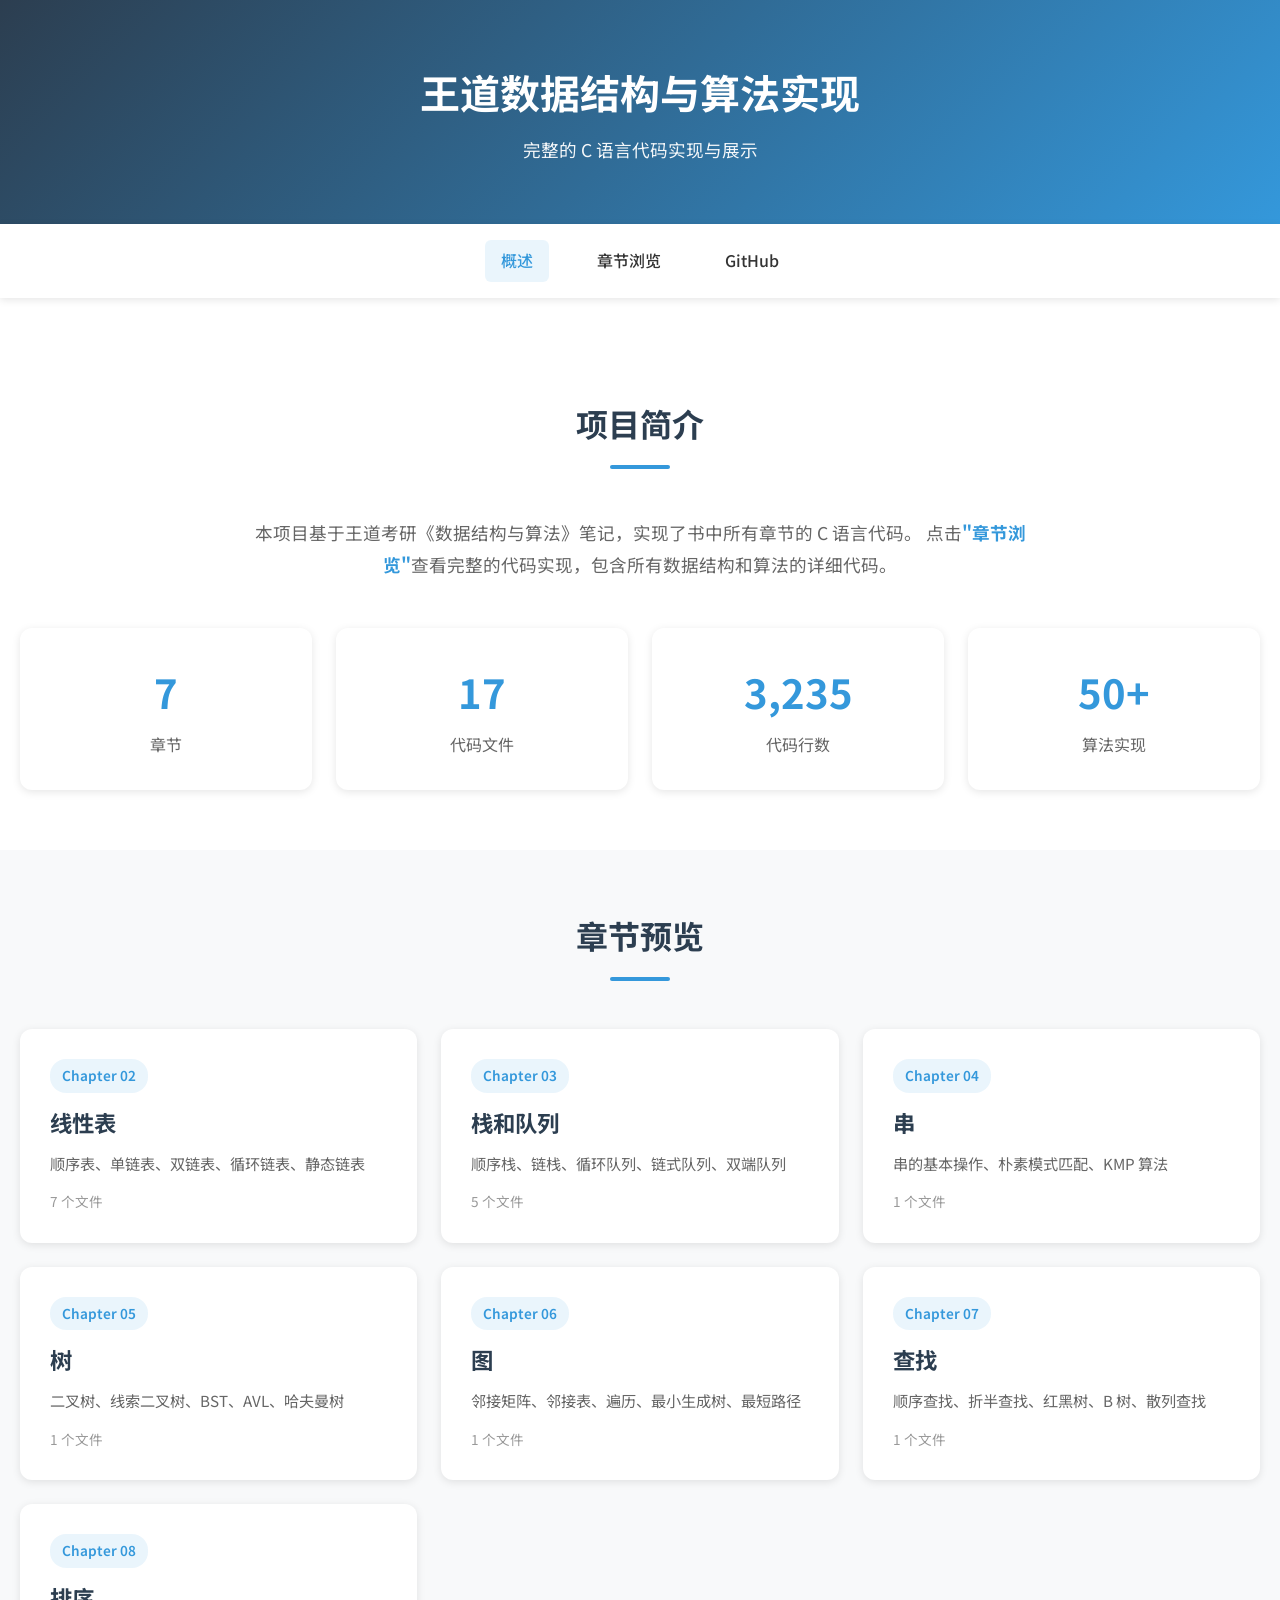
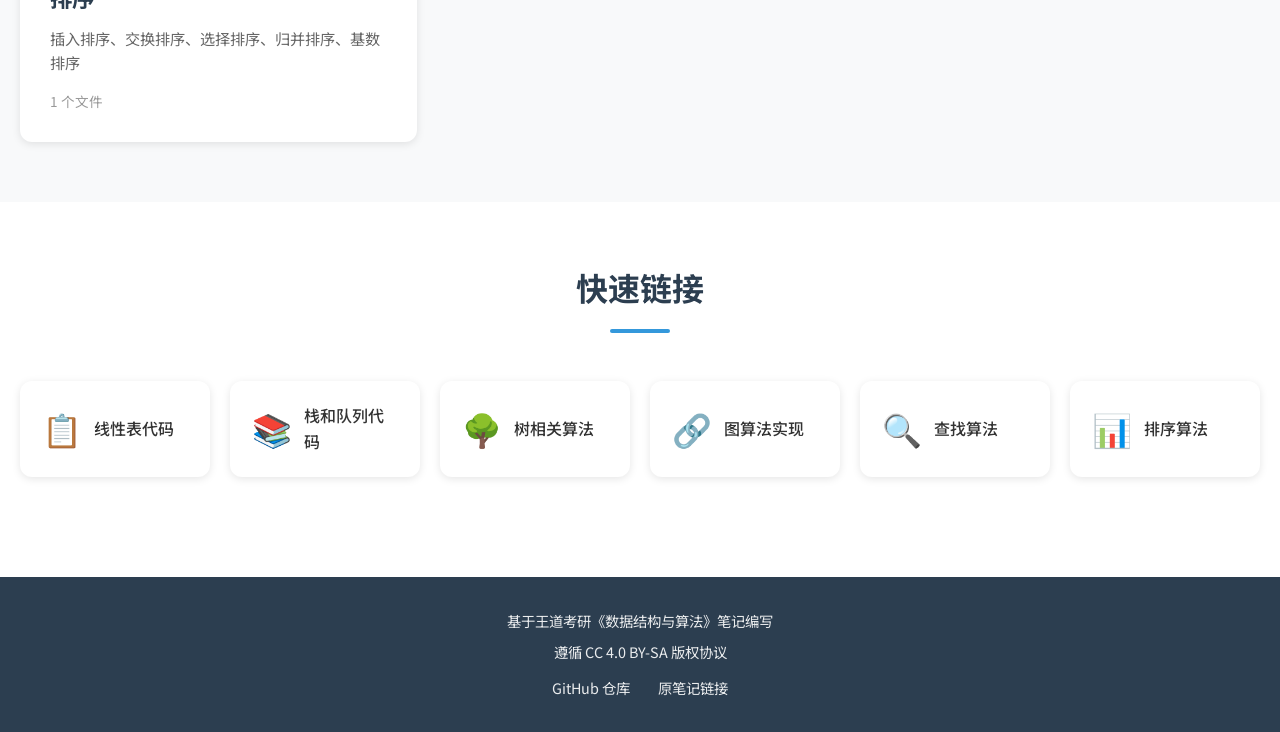
<file: docs/index.html>
<!DOCTYPE html>
<html lang="zh-CN">
<head>
    <meta charset="UTF-8">
    <meta name="viewport" content="width=device-width, initial-scale=1.0">
    <title>王道数据结构与算法实现 - 代码展示</title>
    <link rel="stylesheet" href="styles.css">
    <link rel="preconnect" href="https://fonts.googleapis.com">
    <link rel="preconnect" href="https://fonts.gstatic.com" crossorigin>
    <link href="https://fonts.googleapis.com/css2?family=Fira+Code:wght@400;500;600&family=Noto+Sans+SC:wght@400;500;700&display=swap" rel="stylesheet">
    <script src="code-data.js"></script>
</head>
<body>
    <header class="header">
        <div class="container">
            <h1 class="title">王道数据结构与算法实现</h1>
            <p class="subtitle">完整的 C 语言代码实现与展示</p>
        </div>
    </header>

    <nav class="nav">
        <div class="container">
            <a href="#" class="nav-link active" data-view="overview">概述</a>
            <a href="#" class="nav-link" data-view="chapters">章节浏览</a>
            <a href="https://github.com/Swcmb/wangdao-data-structures-exercises" class="nav-link" target="_blank">GitHub</a>
        </div>
    </nav>

    <main class="main">
        <div id="view-overview" class="view active">
            <section class="section">
                <div class="container">
                    <h2 class="section-title">项目简介</h2>
                    <p class="text">
                        本项目基于王道考研《数据结构与算法》笔记，实现了书中所有章节的 C 语言代码。
                        点击<strong>"章节浏览"</strong>查看完整的代码实现，包含所有数据结构和算法的详细代码。
                    </p>
                    
                    <div class="stats-grid">
                        <div class="stat-card">
                            <div class="stat-number" id="total-chapters">8</div>
                            <div class="stat-label">章节</div>
                        </div>
                        <div class="stat-card">
                            <div class="stat-number" id="total-files">17</div>
                            <div class="stat-label">代码文件</div>
                        </div>
                        <div class="stat-card">
                            <div class="stat-number" id="total-lines">3218</div>
                            <div class="stat-label">代码行数</div>
                        </div>
                        <div class="stat-card">
                            <div class="stat-number" id="total-algorithms">50+</div>
                            <div class="stat-label">算法实现</div>
                        </div>
                    </div>
                </div>
            </section>

            <section class="section section-alt">
                <div class="container">
                    <h2 class="section-title">章节预览</h2>
                    <div class="chapters-overview-grid">
                        <div class="chapter-overview-card" data-chapter="2">
                            <div class="chapter-badge">Chapter 02</div>
                            <h3>线性表</h3>
                            <p>顺序表、单链表、双链表、循环链表、静态链表</p>
                            <div class="file-count">7 个文件</div>
                        </div>
                        <div class="chapter-overview-card" data-chapter="3">
                            <div class="chapter-badge">Chapter 03</div>
                            <h3>栈和队列</h3>
                            <p>顺序栈、链栈、循环队列、链式队列、双端队列</p>
                            <div class="file-count">5 个文件</div>
                        </div>
                        <div class="chapter-overview-card" data-chapter="4">
                            <div class="chapter-badge">Chapter 04</div>
                            <h3>串</h3>
                            <p>串的基本操作、朴素模式匹配、KMP 算法</p>
                            <div class="file-count">1 个文件</div>
                        </div>
                        <div class="chapter-overview-card" data-chapter="5">
                            <div class="chapter-badge">Chapter 05</div>
                            <h3>树</h3>
                            <p>二叉树、线索二叉树、BST、AVL、哈夫曼树</p>
                            <div class="file-count">1 个文件</div>
                        </div>
                        <div class="chapter-overview-card" data-chapter="6">
                            <div class="chapter-badge">Chapter 06</div>
                            <h3>图</h3>
                            <p>邻接矩阵、邻接表、遍历、最小生成树、最短路径</p>
                            <div class="file-count">1 个文件</div>
                        </div>
                        <div class="chapter-overview-card" data-chapter="7">
                            <div class="chapter-badge">Chapter 07</div>
                            <h3>查找</h3>
                            <p>顺序查找、折半查找、红黑树、B 树、散列查找</p>
                            <div class="file-count">1 个文件</div>
                        </div>
                        <div class="chapter-overview-card" data-chapter="8">
                            <div class="chapter-badge">Chapter 08</div>
                            <h3>排序</h3>
                            <p>插入排序、交换排序、选择排序、归并排序、基数排序</p>
                            <div class="file-count">1 个文件</div>
                        </div>
                    </div>
                </div>
            </section>

            <section class="section">
                <div class="container">
                    <h2 class="section-title">快速链接</h2>
                    <div class="quick-links">
                        <a href="#" class="quick-link" data-chapter="2">
                            <span class="ql-icon">📋</span>
                            <span class="ql-text">线性表代码</span>
                        </a>
                        <a href="#" class="quick-link" data-chapter="3">
                            <span class="ql-icon">📚</span>
                            <span class="ql-text">栈和队列代码</span>
                        </a>
                        <a href="#" class="quick-link" data-chapter="5">
                            <span class="ql-icon">🌳</span>
                            <span class="ql-text">树相关算法</span>
                        </a>
                        <a href="#" class="quick-link" data-chapter="6">
                            <span class="ql-icon">🔗</span>
                            <span class="ql-text">图算法实现</span>
                        </a>
                        <a href="#" class="quick-link" data-chapter="7">
                            <span class="ql-icon">🔍</span>
                            <span class="ql-text">查找算法</span>
                        </a>
                        <a href="#" class="quick-link" data-chapter="8">
                            <span class="ql-icon">📊</span>
                            <span class="ql-text">排序算法</span>
                        </a>
                    </div>
                </div>
            </section>
        </div>

        <div id="view-chapters" class="view">
            <div class="chapter-view-container">
                <aside class="sidebar">
                    <div class="sidebar-header">
                        <h3>文件列表</h3>
                    </div>
                    <div class="file-tree" id="file-tree">
                    </div>
                </aside>

                <main class="code-viewer">
                    <div class="code-header">
                        <div class="code-info">
                            <h2 id="current-file" class="file-name">选择文件查看代码</h2>
                            <span id="file-path" class="file-path"></span>
                        </div>
                        <div class="code-actions">
                            <button class="btn btn-copy" id="copy-btn" title="复制代码">
                                <svg width="16" height="16" viewBox="0 0 24 24" fill="none" stroke="currentColor" stroke-width="2">
                                    <rect x="9" y="9" width="13" height="13" rx="2" ry="2"></rect>
                                    <path d="M5 15H4a2 2 0 0 1-2-2V4a2 2 0 0 1 2-2h9a2 2 0 0 1 2 2v1"></path>
                                </svg>
                                复制
                            </button>
                            <a href="#" class="btn btn-github" id="github-file-btn" target="_blank">
                                <svg width="16" height="16" viewBox="0 0 24 24" fill="currentColor">
                                    <path d="M12 0c-6.626 0-12 5.373-12 12 0 5.302 3.438 9.8 8.207 11.387.599.111.793-.261.793-.577v-2.234c-3.338.726-4.033-1.416-4.033-1.416-.546-1.387-1.333-1.756-1.333-1.756-1.089-.745.083-.729.083-.729 1.205.084 1.839 1.237 1.839 1.237 1.07 1.834 2.807 1.304 3.492.997.107-.775.418-1.305.762-1.604-2.665-.305-5.467-1.334-5.467-5.931 0-1.311.469-2.381 1.236-3.221-.124-.303-.535-1.524.117-3.176 0 0 1.008-.322 3.301 1.23.957-.266 1.983-.399 3.003-.404 1.02.005 2.047.138 3.006.404 2.291-1.552 3.297-1.23 3.297-1.23.653 1.653.242 2.874.118 3.176.77.84 1.235 1.911 1.235 3.221 0 4.609-2.807 5.624-5.479 5.921.43.372.823 1.102.823 2.222v3.293c0 .319.192.694.801.576 4.765-1.589 8.199-6.086 8.199-11.386 0-6.627-5.373-12-12-12z"/>
                                </svg>
                                查看源文件
                            </a>
                        </div>
                    </div>
                    <div class="code-content-wrapper">
                        <pre class="code-content"><code id="code-display">// 选择左侧文件查看代码</code></pre>
                    </div>
                    <div class="code-stats" id="code-stats">
                        <span class="stat-item">行数：<b id="line-count">0</b></span>
                        <span class="stat-item">大小：<b id="file-size">0 KB</b></span>
                    </div>
                </main>
            </div>
        </div>
    </main>

    <footer class="footer">
        <div class="container">
            <p>基于王道考研《数据结构与算法》笔记编写</p>
            <p>遵循 CC 4.0 BY-SA 版权协议</p>
            <div class="footer-links">
                <a href="https://github.com/Swcmb/wangdao-data-structures-exercises" target="_blank">GitHub 仓库</a>
                <a href="https://blog.csdn.net/weixin_43313333/article/details/129588429" target="_blank">原笔记链接</a>
            </div>
        </div>
    </footer>

    <div class="toast" id="toast"></div>

    <script src="script.js"></script>
</body>
</html>
</file>
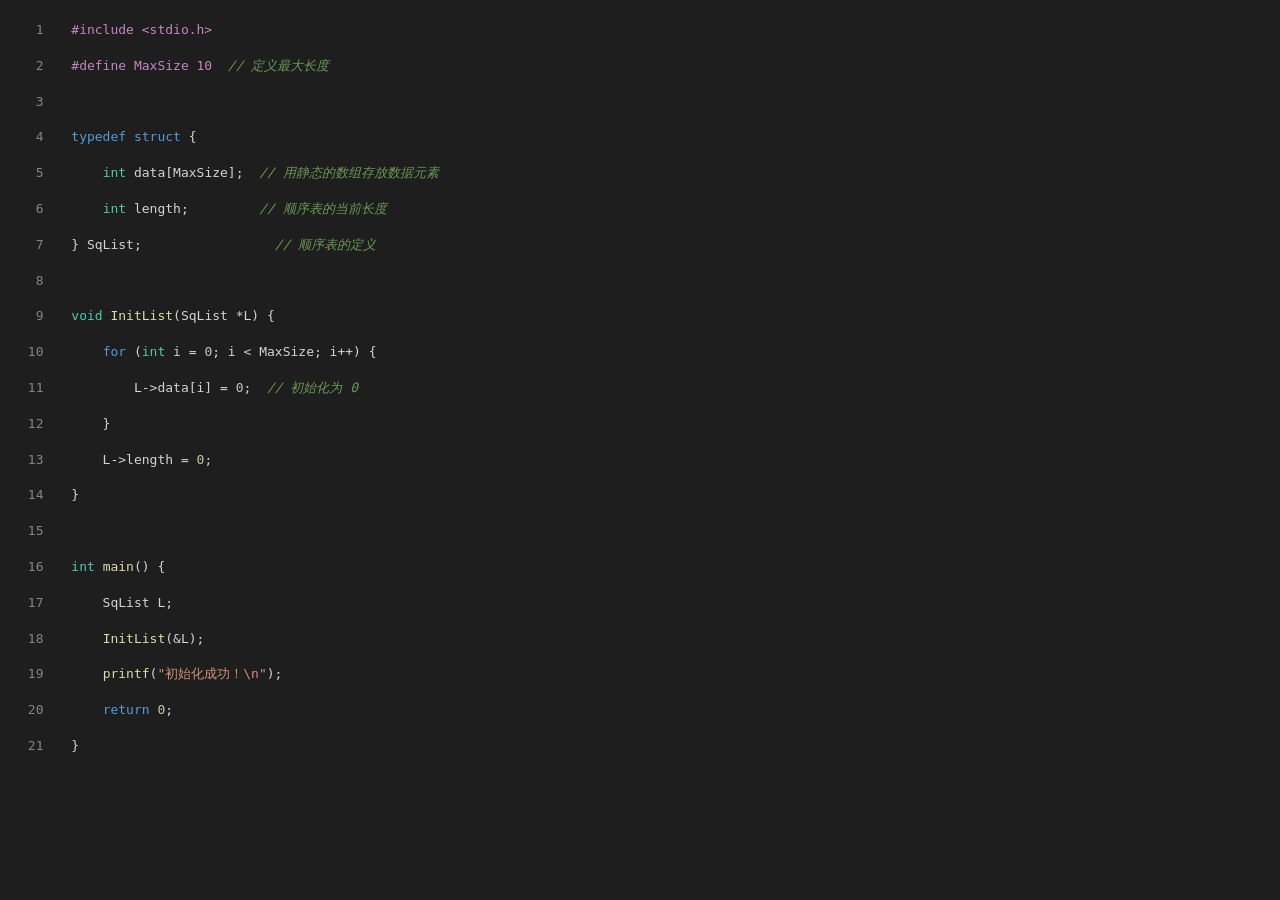
<file: docs/code-demo.html>
<!DOCTYPE html>
<html lang="zh-CN">
<head>
    <meta charset="UTF-8">
    <meta name="viewport" content="width=device-width, initial-scale=1.0">
    <title>示例代码 - 顺序表（静态分配）</title>
    <style>
        body {
            font-family: 'Consolas', monospace;
            background: #1e1e1e;
            color: #d4d4d4;
            margin: 0;
            padding: 20px;
        }
        pre {
            margin: 0;
        }
        .line {
            line-height: 1.6;
        }
        .line-number {
            color: #858585;
            margin-right: 20px;
            user-select: none;
        }
        .keyword { color: #569cd6; }
        .type { color: #4ec9b0; }
        .string { color: #ce9178; }
        .comment { color: #6a9955; font-style: italic; }
        .number { color: #b5cea8; }
        .function { color: #dcdcaa; }
        .preprocessor { color: #c586c0; }
    </style>
</head>
<body>
<pre><code><div class="line"><span class="line-number">  1</span> <span class="preprocessor">#include &lt;stdio.h&gt;</span></div>
<div class="line"><span class="line-number">  2</span> <span class="preprocessor">#define MaxSize 10</span>  <span class="comment">// 定义最大长度</span></div>
<div class="line"><span class="line-number">  3</span> </div>
<div class="line"><span class="line-number">  4</span> <span class="keyword">typedef struct</span> {</div>
<div class="line"><span class="line-number">  5</span>     <span class="type">int</span> data[MaxSize];  <span class="comment">// 用静态的数组存放数据元素</span></div>
<div class="line"><span class="line-number">  6</span>     <span class="type">int</span> length;         <span class="comment">// 顺序表的当前长度</span></div>
<div class="line"><span class="line-number">  7</span> } SqList;                 <span class="comment">// 顺序表的定义</span></div>
<div class="line"><span class="line-number">  8</span> </div>
<div class="line"><span class="line-number">  9</span> <span class="type">void</span> <span class="function">InitList</span>(SqList *L) {</div>
<div class="line"><span class="line-number"> 10</span>     <span class="keyword">for</span> (<span class="type">int</span> i = <span class="number">0</span>; i &lt; MaxSize; i++) {</div>
<div class="line"><span class="line-number"> 11</span>         L-&gt;data[i] = <span class="number">0</span>;  <span class="comment">// 初始化为 0</span></div>
<div class="line"><span class="line-number"> 12</span>     }</div>
<div class="line"><span class="line-number"> 13</span>     L-&gt;length = <span class="number">0</span>;</div>
<div class="line"><span class="line-number"> 14</span> }</div>
<div class="line"><span class="line-number"> 15</span> </div>
<div class="line"><span class="line-number"> 16</span> <span class="type">int</span> <span class="function">main</span>() {</div>
<div class="line"><span class="line-number"> 17</span>     SqList L;</div>
<div class="line"><span class="line-number"> 18</span>     <span class="function">InitList</span>(&amp;L);</div>
<div class="line"><span class="line-number"> 19</span>     <span class="function">printf</span>(<span class="string">"初始化成功！\n"</span>);</div>
<div class="line"><span class="line-number"> 20</span>     <span class="keyword">return</span> <span class="number">0</span>;</div>
<div class="line"><span class="line-number"> 21</span> }</div></code></pre>
</body>
</html>
</file>
<file: docs/styles.css>
* {
    margin: 0;
    padding: 0;
    box-sizing: border-box;
}

:root {
    --primary-color: #2c3e50;
    --accent-color: #3498db;
    --accent-hover: #2980b9;
    --text-color: #333;
    --text-light: #666;
    --text-muted: #999;
    --bg-color: #fff;
    --bg-alt: #f8f9fa;
    --bg-code: #1e1e1e;
    --border-color: #e1e8ed;
    --shadow: 0 2px 8px rgba(0, 0, 0, 0.1);
    --shadow-hover: 0 4px 16px rgba(0, 0, 0, 0.15);
    --syntax-keyword: #569cd6;
    --syntax-type: #4ec9b0;
    --syntax-string: #ce9178;
    --syntax-comment: #6a9955;
    --syntax-number: #b5cea8;
    --syntax-function: #dcdcaa;
    --syntax-preprocessor: #c586c0;
}

body {
    font-family: 'Noto Sans SC', -apple-system, BlinkMacSystemFont, 'Segoe UI', sans-serif;
    line-height: 1.6;
    color: var(--text-color);
    background: var(--bg-color);
    min-height: 100vh;
    display: flex;
    flex-direction: column;
}

.container {
    max-width: 1400px;
    margin: 0 auto;
    padding: 0 20px;
}

.header {
    background: linear-gradient(135deg, var(--primary-color) 0%, var(--accent-color) 100%);
    color: white;
    padding: 60px 0;
    text-align: center;
}

.title {
    font-size: 2.5rem;
    margin-bottom: 12px;
    font-weight: 700;
}

.subtitle {
    font-size: 1.1rem;
    opacity: 0.95;
}

.nav {
    background: white;
    box-shadow: var(--shadow);
    position: sticky;
    top: 0;
    z-index: 100;
}

.nav .container {
    display: flex;
    gap: 32px;
    padding: 16px 20px;
    justify-content: center;
}

.nav-link {
    color: var(--text-color);
    text-decoration: none;
    font-weight: 500;
    transition: color 0.3s;
    padding: 8px 16px;
    border-radius: 6px;
}

.nav-link:hover {
    color: var(--accent-color);
    background: var(--bg-alt);
}

.nav-link.active {
    color: var(--accent-color);
    background: rgba(52, 152, 219, 0.1);
}

.main {
    flex: 1;
    padding: 40px 0;
}

.view {
    display: none;
}

.view.active {
    display: block;
}

.section {
    padding: 60px 0;
}

.section-alt {
    background: var(--bg-alt);
}

.section-title {
    font-size: 2rem;
    text-align: center;
    margin-bottom: 48px;
    color: var(--primary-color);
    position: relative;
}

.section-title::after {
    content: '';
    display: block;
    width: 60px;
    height: 4px;
    background: var(--accent-color);
    margin: 16px auto 0;
    border-radius: 2px;
}

.text {
    font-size: 1.1rem;
    line-height: 1.8;
    max-width: 800px;
    margin: 0 auto;
    text-align: center;
    color: var(--text-light);
}

.text strong {
    color: var(--accent-color);
    cursor: pointer;
}

.stats-grid {
    display: grid;
    grid-template-columns: repeat(auto-fit, minmax(200px, 1fr));
    gap: 24px;
    margin-top: 48px;
}

.stat-card {
    background: white;
    padding: 32px;
    border-radius: 12px;
    box-shadow: var(--shadow);
    text-align: center;
    transition: all 0.3s;
}

.stat-card:hover {
    transform: translateY(-4px);
    box-shadow: var(--shadow-hover);
}

.stat-number {
    font-size: 2.5rem;
    font-weight: 700;
    color: var(--accent-color);
    margin-bottom: 8px;
}

.stat-label {
    color: var(--text-light);
    font-size: 1rem;
}

.chapters-overview-grid {
    display: grid;
    grid-template-columns: repeat(auto-fit, minmax(300px, 1fr));
    gap: 24px;
}

.chapter-overview-card {
    background: white;
    padding: 28px;
    border-radius: 12px;
    box-shadow: var(--shadow);
    transition: all 0.3s;
    cursor: pointer;
    border: 2px solid transparent;
}

.chapter-overview-card:hover {
    transform: translateY(-4px);
    box-shadow: var(--shadow-hover);
    border-color: var(--accent-color);
}

.chapter-badge {
    display: inline-block;
    background: rgba(52, 152, 219, 0.1);
    color: var(--accent-color);
    padding: 6px 12px;
    border-radius: 16px;
    font-size: 0.85rem;
    font-weight: 600;
    margin-bottom: 12px;
}

.chapter-overview-card h3 {
    font-size: 1.4rem;
    margin-bottom: 10px;
    color: var(--primary-color);
}

.chapter-overview-card p {
    color: var(--text-light);
    margin-bottom: 16px;
    font-size: 0.95rem;
}

.file-count {
    color: var(--text-muted);
    font-size: 0.85rem;
}

.quick-links {
    display: grid;
    grid-template-columns: repeat(auto-fit, minmax(180px, 1fr));
    gap: 20px;
}

.quick-link {
    display: flex;
    align-items: center;
    gap: 12px;
    padding: 20px;
    background: white;
    border-radius: 12px;
    box-shadow: var(--shadow);
    text-decoration: none;
    color: var(--text-color);
    transition: all 0.3s;
    border: 2px solid transparent;
}

.quick-link:hover {
    transform: translateY(-4px);
    box-shadow: var(--shadow-hover);
    border-color: var(--accent-color);
}

.ql-icon {
    font-size: 2rem;
}

.ql-text {
    font-weight: 500;
}

.chapter-view-container {
    display: grid;
    grid-template-columns: 300px 1fr;
    gap: 24px;
    height: calc(100vh - 250px);
    min-height: 600px;
}

.sidebar {
    background: white;
    border-radius: 12px;
    box-shadow: var(--shadow);
    overflow: hidden;
    display: flex;
    flex-direction: column;
}

.sidebar-header {
    padding: 20px;
    background: var(--bg-alt);
    border-bottom: 1px solid var(--border-color);
}

.sidebar-header h3 {
    font-size: 1.1rem;
    color: var(--primary-color);
}

.file-tree {
    flex: 1;
    overflow-y: auto;
    padding: 12px;
}

.file-group {
    margin-bottom: 16px;
}

.file-group-header {
    display: flex;
    align-items: center;
    gap: 8px;
    padding: 10px 12px;
    background: var(--bg-alt);
    border-radius: 6px;
    font-weight: 600;
    color: var(--primary-color);
    margin-bottom: 8px;
    cursor: pointer;
    transition: background 0.3s;
}

.file-group-header:hover {
    background: rgba(52, 152, 219, 0.1);
}

.file-group-title {
    flex: 1;
}

.file-count-badge {
    background: var(--accent-color);
    color: white;
    padding: 2px 8px;
    border-radius: 10px;
    font-size: 0.75rem;
}

.file-list {
    list-style: none;
    padding-left: 12px;
}

.file-item {
    padding: 10px 12px;
    margin-bottom: 4px;
    border-radius: 6px;
    cursor: pointer;
    transition: all 0.2s;
    display: flex;
    align-items: center;
    gap: 8px;
    color: var(--text-light);
    font-size: 0.9rem;
}

.file-item:hover {
    background: var(--bg-alt);
    color: var(--accent-color);
}

.file-item.active {
    background: rgba(52, 152, 219, 0.1);
    color: var(--accent-color);
    font-weight: 500;
}

.file-icon {
    width: 16px;
    height: 16px;
    opacity: 0.7;
}

.code-viewer {
    background: white;
    border-radius: 12px;
    box-shadow: var(--shadow);
    overflow: hidden;
    display: flex;
    flex-direction: column;
}

.code-header {
    display: flex;
    justify-content: space-between;
    align-items: center;
    padding: 20px;
    background: var(--bg-alt);
    border-bottom: 1px solid var(--border-color);
}

.file-name {
    font-size: 1.2rem;
    color: var(--primary-color);
    margin-bottom: 4px;
}

.file-path {
    font-size: 0.85rem;
    color: var(--text-muted);
    font-family: 'Fira Code', monospace;
}

.code-actions {
    display: flex;
    gap: 12px;
}

.btn {
    display: inline-flex;
    align-items: center;
    gap: 8px;
    padding: 10px 16px;
    border-radius: 6px;
    font-size: 0.9rem;
    font-weight: 500;
    cursor: pointer;
    transition: all 0.3s;
    border: none;
    text-decoration: none;
}

.btn-copy {
    background: white;
    color: var(--text-color);
    border: 1px solid var(--border-color);
}

.btn-copy:hover {
    background: var(--bg-alt);
    border-color: var(--accent-color);
}

.btn-github {
    background: var(--primary-color);
    color: white;
}

.btn-github:hover {
    background: var(--primary-color);
    opacity: 0.9;
}

.btn svg {
    width: 16px;
    height: 16px;
}

.code-content-wrapper {
    flex: 1;
    overflow: auto;
    background: var(--bg-code);
    padding: 0;
}

.code-content {
    margin: 0;
    padding: 24px;
    font-family: 'Fira Code', 'Consolas', monospace;
    font-size: 14px;
    line-height: 1.6;
    color: #d4d4d4;
    white-space: pre;
    overflow-x: auto;
}

.code-content code {
    display: block;
}

.code-stats {
    display: flex;
    gap: 24px;
    padding: 12px 20px;
    background: var(--bg-alt);
    border-top: 1px solid var(--border-color);
    font-size: 0.85rem;
    color: var(--text-muted);
}

.stat-item b {
    color: var(--text-color);
}

.footer {
    background: var(--primary-color);
    color: white;
    text-align: center;
    padding: 32px 0;
    margin-top: auto;
}

.footer p {
    margin-bottom: 8px;
    opacity: 0.9;
    font-size: 0.9rem;
}

.footer-links {
    margin-top: 12px;
}

.footer-links a {
    color: white;
    text-decoration: none;
    opacity: 0.9;
    margin: 0 12px;
    transition: opacity 0.3s;
    font-size: 0.9rem;
}

.footer-links a:hover {
    opacity: 1;
}

.toast {
    position: fixed;
    bottom: 30px;
    left: 50%;
    transform: translateX(-50%) translateY(100px);
    background: var(--primary-color);
    color: white;
    padding: 14px 28px;
    border-radius: 8px;
    box-shadow: var(--shadow-hover);
    font-size: 0.95rem;
    opacity: 0;
    transition: all 0.3s;
    z-index: 1000;
}

.toast.show {
    opacity: 1;
    transform: translateX(-50%) translateY(0);
}

@keyframes highlight {
    0%, 100% { opacity: 1; }
    50% { opacity: 0.7; }
}

.toast-copy {
    animation: highlight 0.3s ease-in-out;
}

@media (max-width: 768px) {
    .title {
        font-size: 1.8rem;
    }
    
    .section-title {
        font-size: 1.5rem;
    }
    
    .chapters-overview-grid,
    .stats-grid {
        grid-template-columns: 1fr;
    }
    
    .nav .container {
        gap: 16px;
        flex-wrap: wrap;
    }
    
    .chapter-view-container {
        grid-template-columns: 1fr;
        height: auto;
    }
    
    .sidebar {
        max-height: 300px;
    }
    
    .code-header {
        flex-direction: column;
        gap: 16px;
        align-items: flex-start;
    }
    
    .code-actions {
        width: 100%;
        justify-content: flex-start;
    }
}

.syntax-keyword { color: var(--syntax-keyword); }
.syntax-type { color: var(--syntax-type); }
.syntax-string { color: var(--syntax-string); }
.syntax-comment { color: var(--syntax-comment); font-style: italic; }
.syntax-number { color: var(--syntax-number); }
.syntax-function { color: var(--syntax-function); }
.syntax-preprocessor { color: var(--syntax-preprocessor); }
</file>
